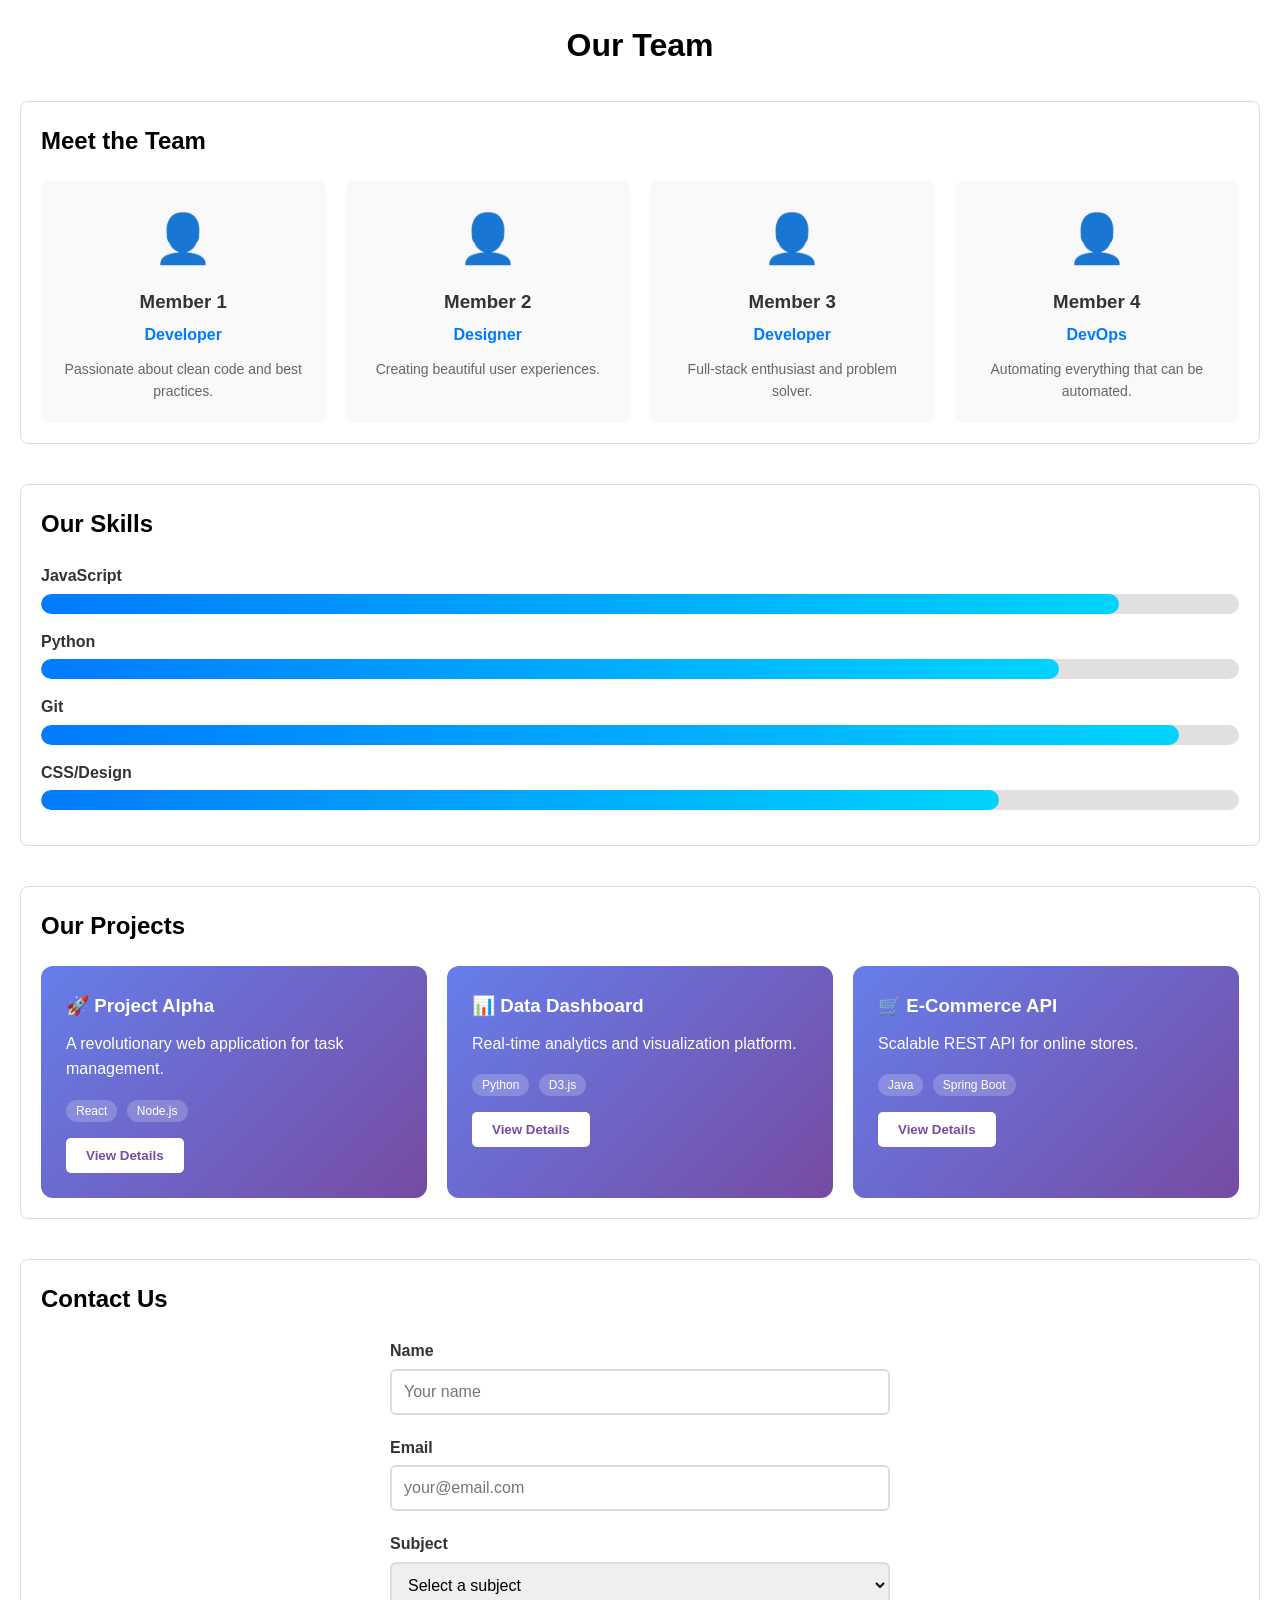
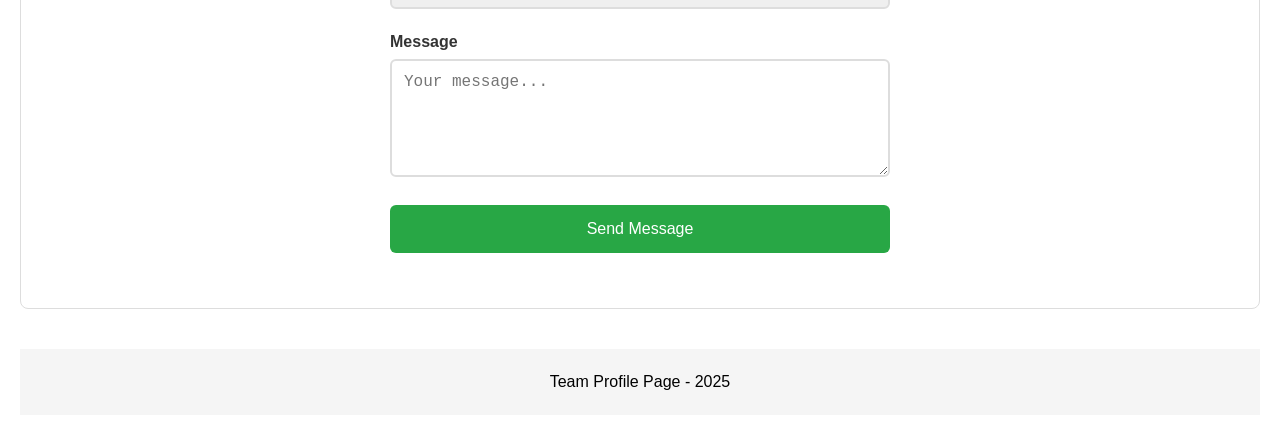
<file: team_profile_base/index.html>
<!DOCTYPE html>
<html lang="en">

<head>
    <meta charset="UTF-8">
    <meta name="viewport" content="width=device-width, initial-scale=1.0">
    <title>Team Profile</title>
    <link rel="stylesheet" href="styles.css">
</head>

<body>
    <header>
        <h1>Our Team</h1>
    </header>

    <main>

 <section id="members">
    <h2>Meet the Team</h2>
    <div class="members-grid">
        <div class="member-card">
            <div class="member-avatar">👤</div>
            <h3>Member 1</h3>
            <p class="role">Developer</p>
            <p class="bio">Passionate about clean code and best practices.</p>
        </div>
        <div class="member-card">
            <div class="member-avatar">👤</div>
            <h3>Member 2</h3>
            <p class="role">Designer</p>
            <p class="bio">Creating beautiful user experiences.</p>
        </div>
        <div class="member-card">
            <div class="member-avatar">👤</div>
            <h3>Member 3</h3>
            <p class="role">Developer</p>
            <p class="bio">Full-stack enthusiast and problem solver.</p>
        </div>
        <div class="member-card">
            <div class="member-avatar">👤</div>
            <h3>Member 4</h3>
            <p class="role">DevOps</p>
            <p class="bio">Automating everything that can be automated.</p>
        </div>
    </div>
</section>

        <section id="skills">
            <h2>Our Skills</h2>
            <div class="skills-container">
                <div class="skill-item">
                    <span class="skill-name">JavaScript</span>
                    <div class="skill-bar">
                        <div class="skill-progress" style="width: 90%;"></div>
                    </div>
                </div>
                <div class="skill-item">
                    <span class="skill-name">Python</span>
                    <div class="skill-bar">
                        <div class="skill-progress" style="width: 85%;"></div>
                    </div>
                </div>
                <div class="skill-item">
                    <span class="skill-name">Git</span>
                    <div class="skill-bar">
                        <div class="skill-progress" style="width: 95%;"></div>
                    </div>
                </div>
                <div class="skill-item">
                    <span class="skill-name">CSS/Design</span>
                    <div class="skill-bar">
                        <div class="skill-progress" style="width: 80%;"></div>
                    </div>
                </div>
            </div>
        </section>

        <section id="projects">
            <h2>Our Projects</h2>
    <div class="projects-grid">
        <div class="project-card" data-project="1">
            <h3>🚀 Project Alpha</h3>
            <p>A revolutionary web application for task management.</p>
            <div class="project-tags">
                <span class="tag">React</span>
                <span class="tag">Node.js</span>
            </div>
            <button class="project-btn">View Details</button>
        </div>
        <div class="project-card" data-project="2">
            <h3>📊 Data Dashboard</h3>
            <p>Real-time analytics and visualization platform.</p>
            <div class="project-tags">
                <span class="tag">Python</span>
                <span class="tag">D3.js</span>
            </div>
            <button class="project-btn">View Details</button>
        </div>
        <div class="project-card" data-project="3">
            <h3>🛒 E-Commerce API</h3>
            <p>Scalable REST API for online stores.</p>
            <div class="project-tags">
                <span class="tag">Java</span>
                <span class="tag">Spring Boot</span>
            </div>
            <button class="project-btn">View Details</button>
        </div>
    </div>
        </section>

<section id="contact">
    <h2>Contact Us</h2>
    <form id="contact-form" class="contact-form">
        <div class="form-group">
            <label for="name">Name</label>
            <input type="text" id="name" name="name" required placeholder="Your name">
        </div>
        <div class="form-group">
            <label for="email">Email</label>
            <input type="email" id="email" name="email" required placeholder="your@email.com">
        </div>
        <div class="form-group">
            <label for="subject">Subject</label>
            <select id="subject" name="subject" required>
                <option value="">Select a subject</option>
                <option value="general">General Inquiry</option>
                <option value="project">Project Collaboration</option>
                <option value="feedback">Feedback</option>
            </select>
        </div>
        <div class="form-group">
            <label for="message">Message</label>
            <textarea id="message" name="message" rows="5" required placeholder="Your message..."></textarea>
        </div>
        <button type="submit" class="submit-btn">Send Message</button>
    </form>
    <div id="form-status" class="form-status"></div>
</section>


    </main>

    <footer>
        <p>Team Profile Page - 2025</p>
    </footer>

    <script src="script.js"></script>
</body>

</html>
</file>
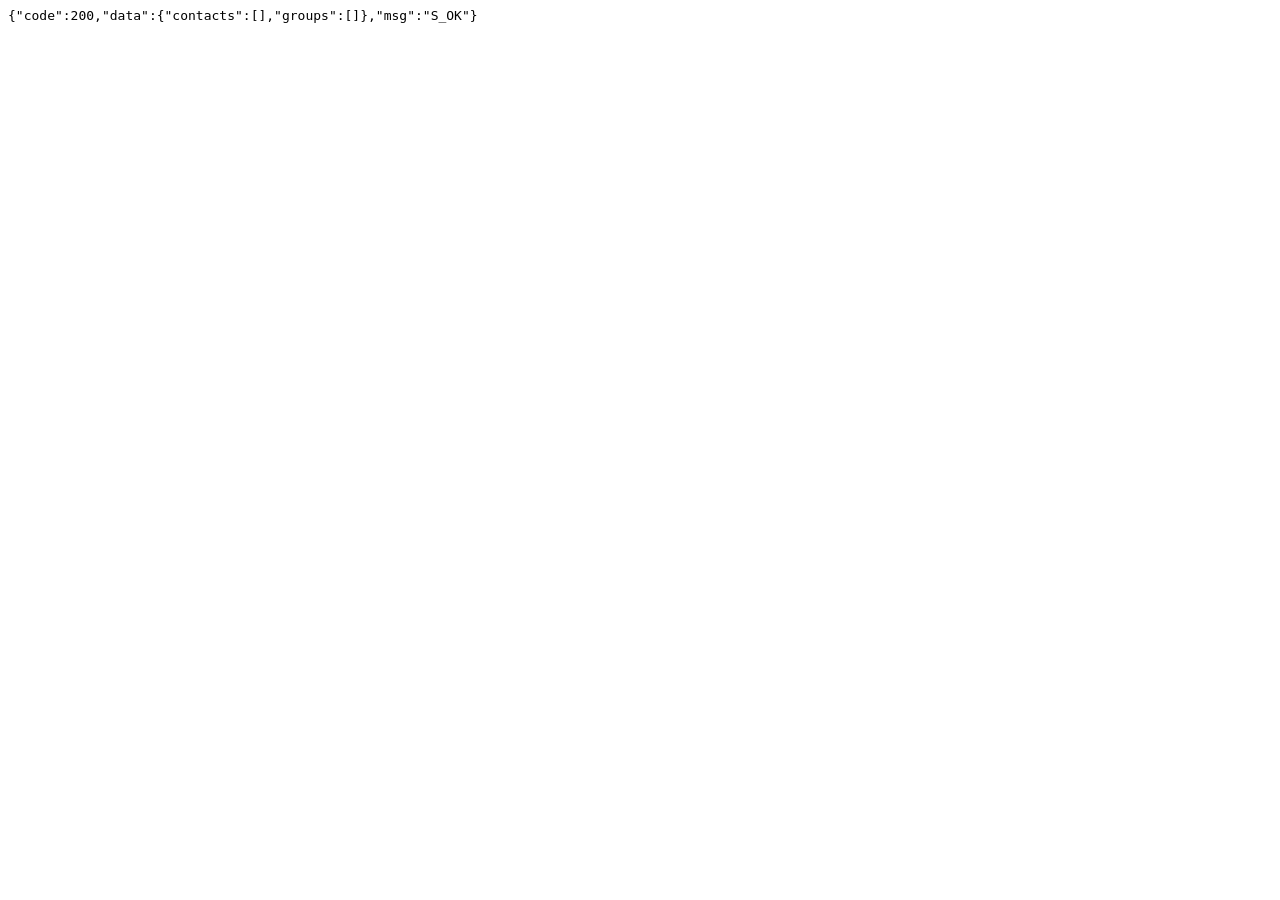
<file: project_test/call.html>
<!-- saved from url=(0169)https://hw.mail.163.com/contacts/call.do?uid=yue450347@163.com&sid=FLjLFIJVobdzdnRNcNwiFPAmryqRNfHp&from=webmail&cmd=newapi.getContacts&vcardver=3.0&ctype=markedcontacts -->
<html><head><meta http-equiv="Content-Type" content="text/html; charset=UTF-8"><meta name="color-scheme" content="light dark"></head><body><pre style="word-wrap: break-word; white-space: pre-wrap;">{"code":200,"data":{"contacts":[],"groups":[]},"msg":"S_OK"}</pre></body></html>
</file>
<file: team_profile_base/styles.css>
* {
    margin: 0;
    padding: 0;
    box-sizing: border-box;
}

body {
    font-family: Arial, sans-serif;
    line-height: 1.6;
    padding: 20px;
}

header {
    text-align: center;
    margin-bottom: 30px;
}

section {
    margin-bottom: 40px;
    padding: 20px;
    border: 1px solid #ddd;
    border-radius: 8px;
}

footer {
    text-align: center;
    margin-top: 40px;
    padding: 20px;
    background: #f5f5f5;
}

/* ===========================================
   Team Members Styles (Person A)
   =========================================== */
.members-grid {
    display: grid;
    grid-template-columns: repeat(auto-fit, minmax(200px, 1fr));
    gap: 20px;
    margin-top: 20px;
}

.member-card {
    background: #f9f9f9;
    padding: 20px;
    border-radius: 8px;
    text-align: center;
    transition: transform 0.3s ease;
}

.member-card:hover {
    transform: translateY(-5px);
}

.member-avatar {
    font-size: 48px;
    margin-bottom: 10px;
}

.member-card h3 {
    color: #333;
    margin-bottom: 5px;
}

.member-card .role {
    color: #007bff;
    font-weight: bold;
    margin-bottom: 10px;
}

.member-card .bio {
    color: #666;
    font-size: 14px;
}

/* ===========================================
   Skills Section Styles (Person B)
   =========================================== */
.skills-container {
    margin-top: 20px;
}

.skill-item {
    margin-bottom: 15px;
}

.skill-name {
    display: block;
    margin-bottom: 5px;
    font-weight: bold;
    color: #333;
}

.skill-bar {
    background: #e0e0e0;
    border-radius: 10px;
    height: 20px;
    overflow: hidden;
}

.skill-progress {
    background: linear-gradient(90deg, #007bff, #00d4ff);
    height: 100%;
    border-radius: 10px;
    transition: width 0.5s ease;
}

/* ===========================================
   Projects Section Styles (Person C)
   =========================================== */

.projects-grid {
    display: grid;
    grid-template-columns: repeat(auto-fit, minmax(280px, 1fr));
    gap: 20px;
    margin-top: 20px;
}

.project-card {
    background: linear-gradient(135deg, #667eea 0%, #764ba2 100%);
    color: white;
    padding: 25px;
    border-radius: 12px;
    transition: transform 0.3s ease;
}

.project-card:hover {
    transform: scale(1.02);
}

.project-card h3 {
    margin-bottom: 10px;
}

.project-tags {
    margin: 15px 0;
}

.tag {
    background: rgba(255,255,255,0.2);
    padding: 4px 10px;
    border-radius: 15px;
    font-size: 12px;
    margin-right: 5px;
}

.project-btn {
    background: white;
    color: #764ba2;
    border: none;
    padding: 10px 20px;
    border-radius: 5px;
    cursor: pointer;
    font-weight: bold;
    transition: opacity 0.3s;
}

.project-btn:hover {
    opacity: 0.9;
}
/* ===========================================
   Contact Form Styles (Person D)
   =========================================== */

.contact-form {
    max-width: 500px;
    margin: 20px auto 0;
}

.form-group {
    margin-bottom: 20px;
}

.form-group label {
    display: block;
    margin-bottom: 5px;
    font-weight: bold;
    color: #333;
}

.form-group input,
.form-group select,
.form-group textarea {
    width: 100%;
    padding: 12px;
    border: 2px solid #ddd;
    border-radius: 6px;
    font-size: 16px;
    transition: border-color 0.3s;
}

.form-group input:focus,
.form-group select:focus,
.form-group textarea:focus {
    outline: none;
    border-color: #007bff;
}

.submit-btn {
    background: #28a745;
    color: white;
    border: none;
    padding: 15px 30px;
    font-size: 16px;
    border-radius: 6px;
    cursor: pointer;
    width: 100%;
    transition: background 0.3s;
}

.submit-btn:hover {
    background: #218838;
}

.form-status {
    text-align: center;
    margin-top: 15px;
    padding: 10px;
    border-radius: 6px;
}

.form-status.success {
    background: #d4edda;
    color: #155724;
}

.form-status.error {
    background: #f8d7da;
    color: #721c24;
}
</file>
